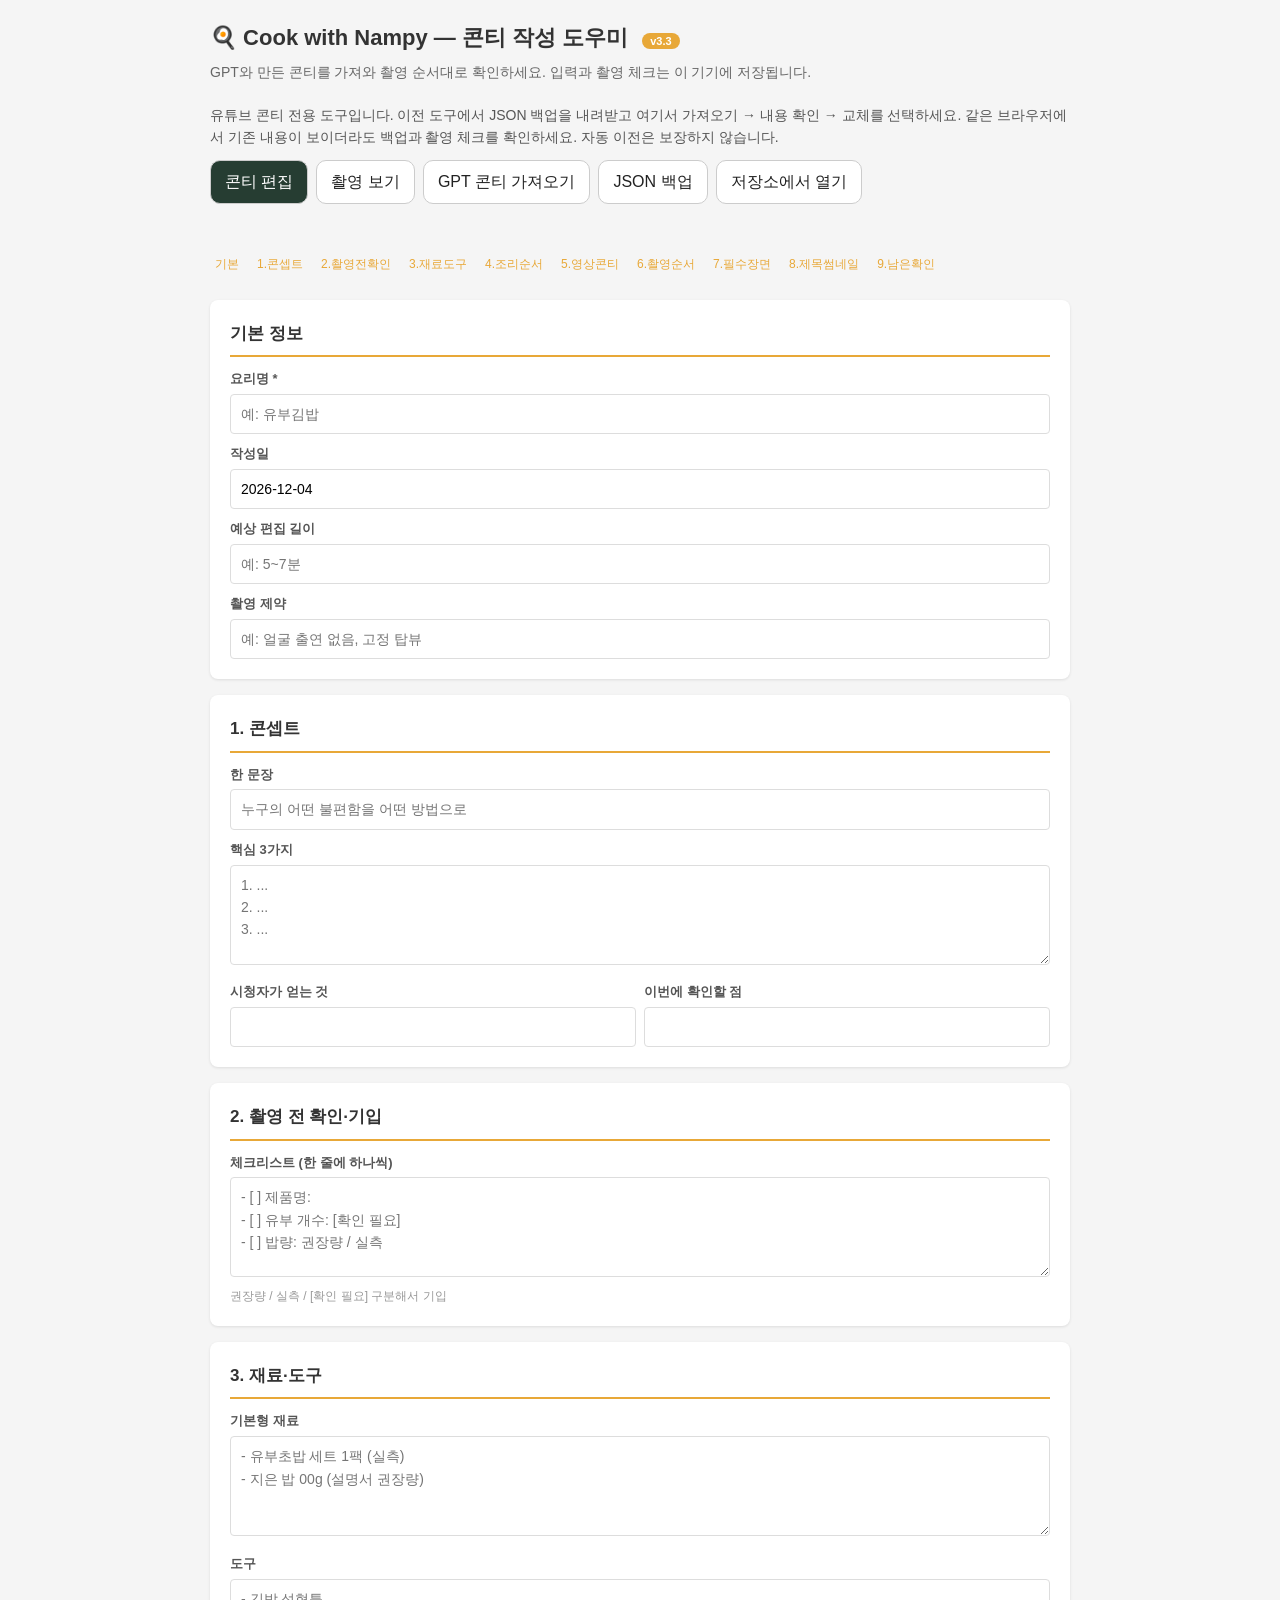
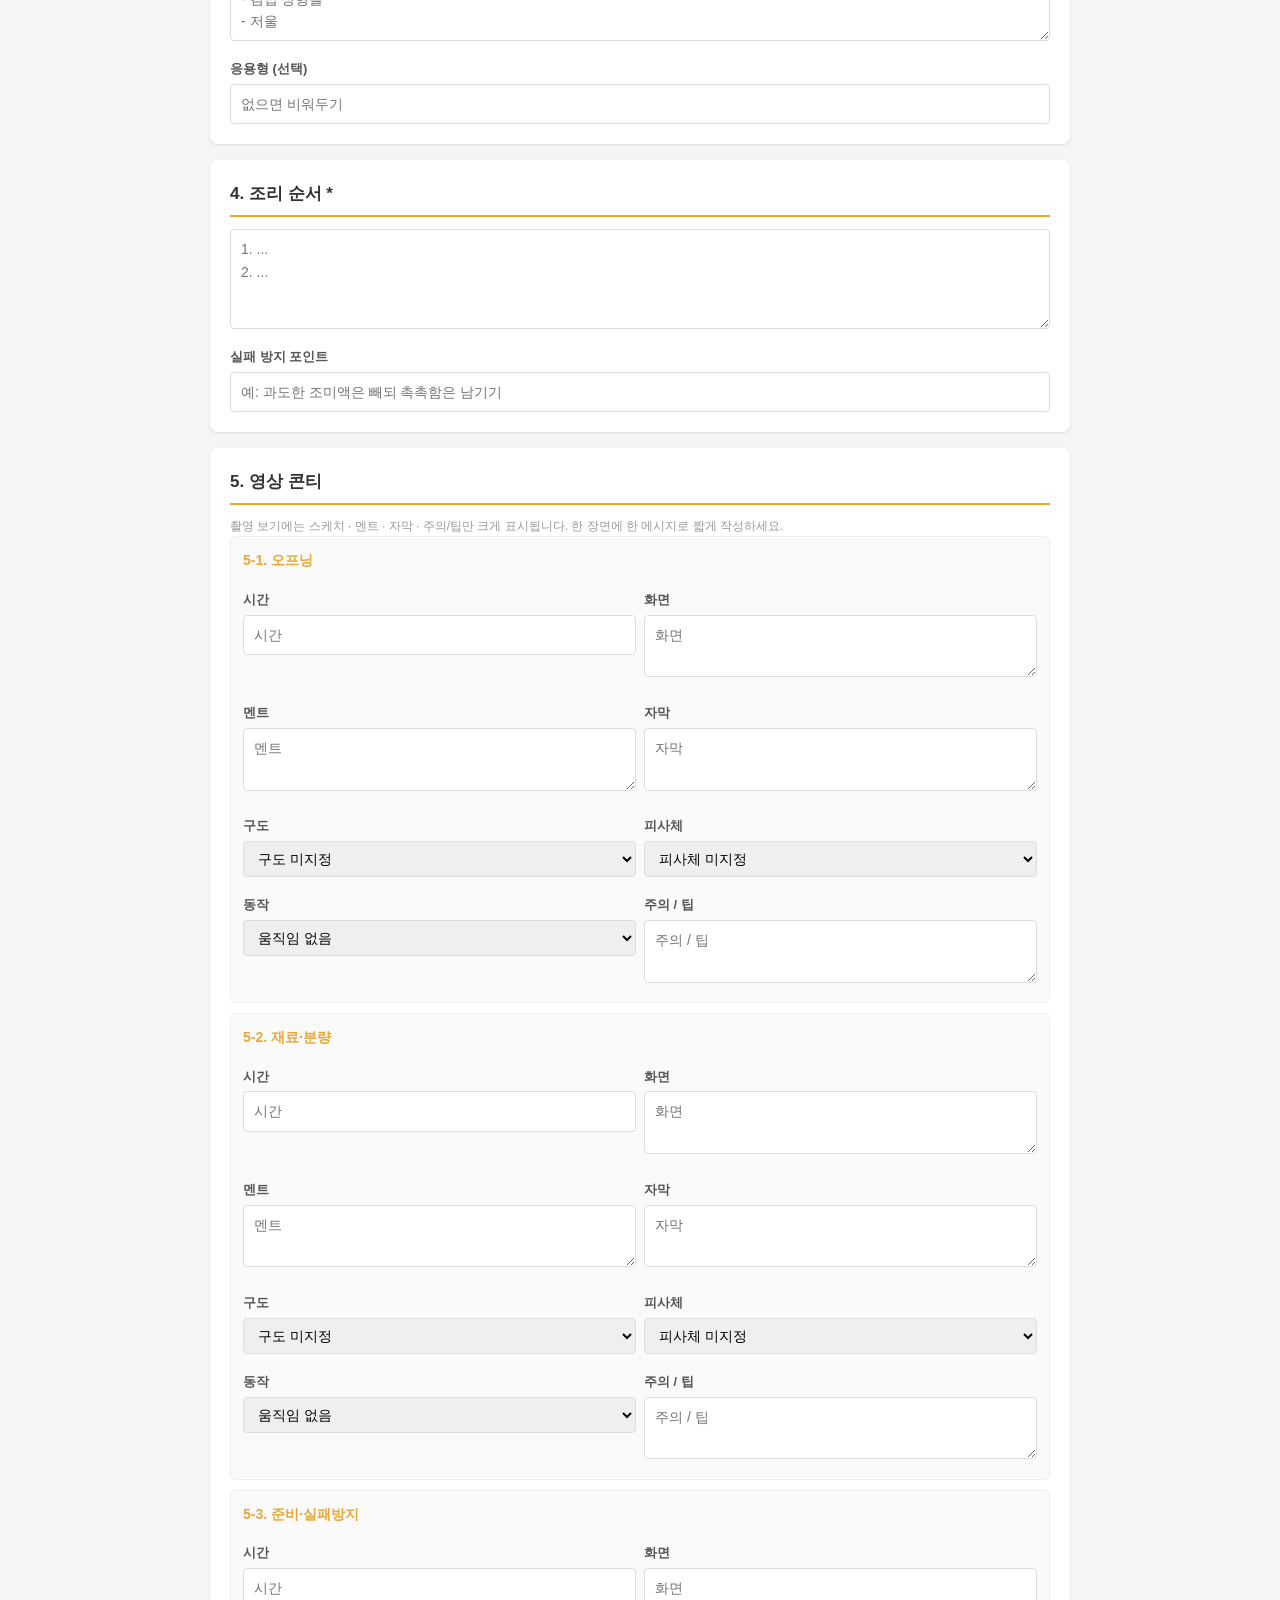
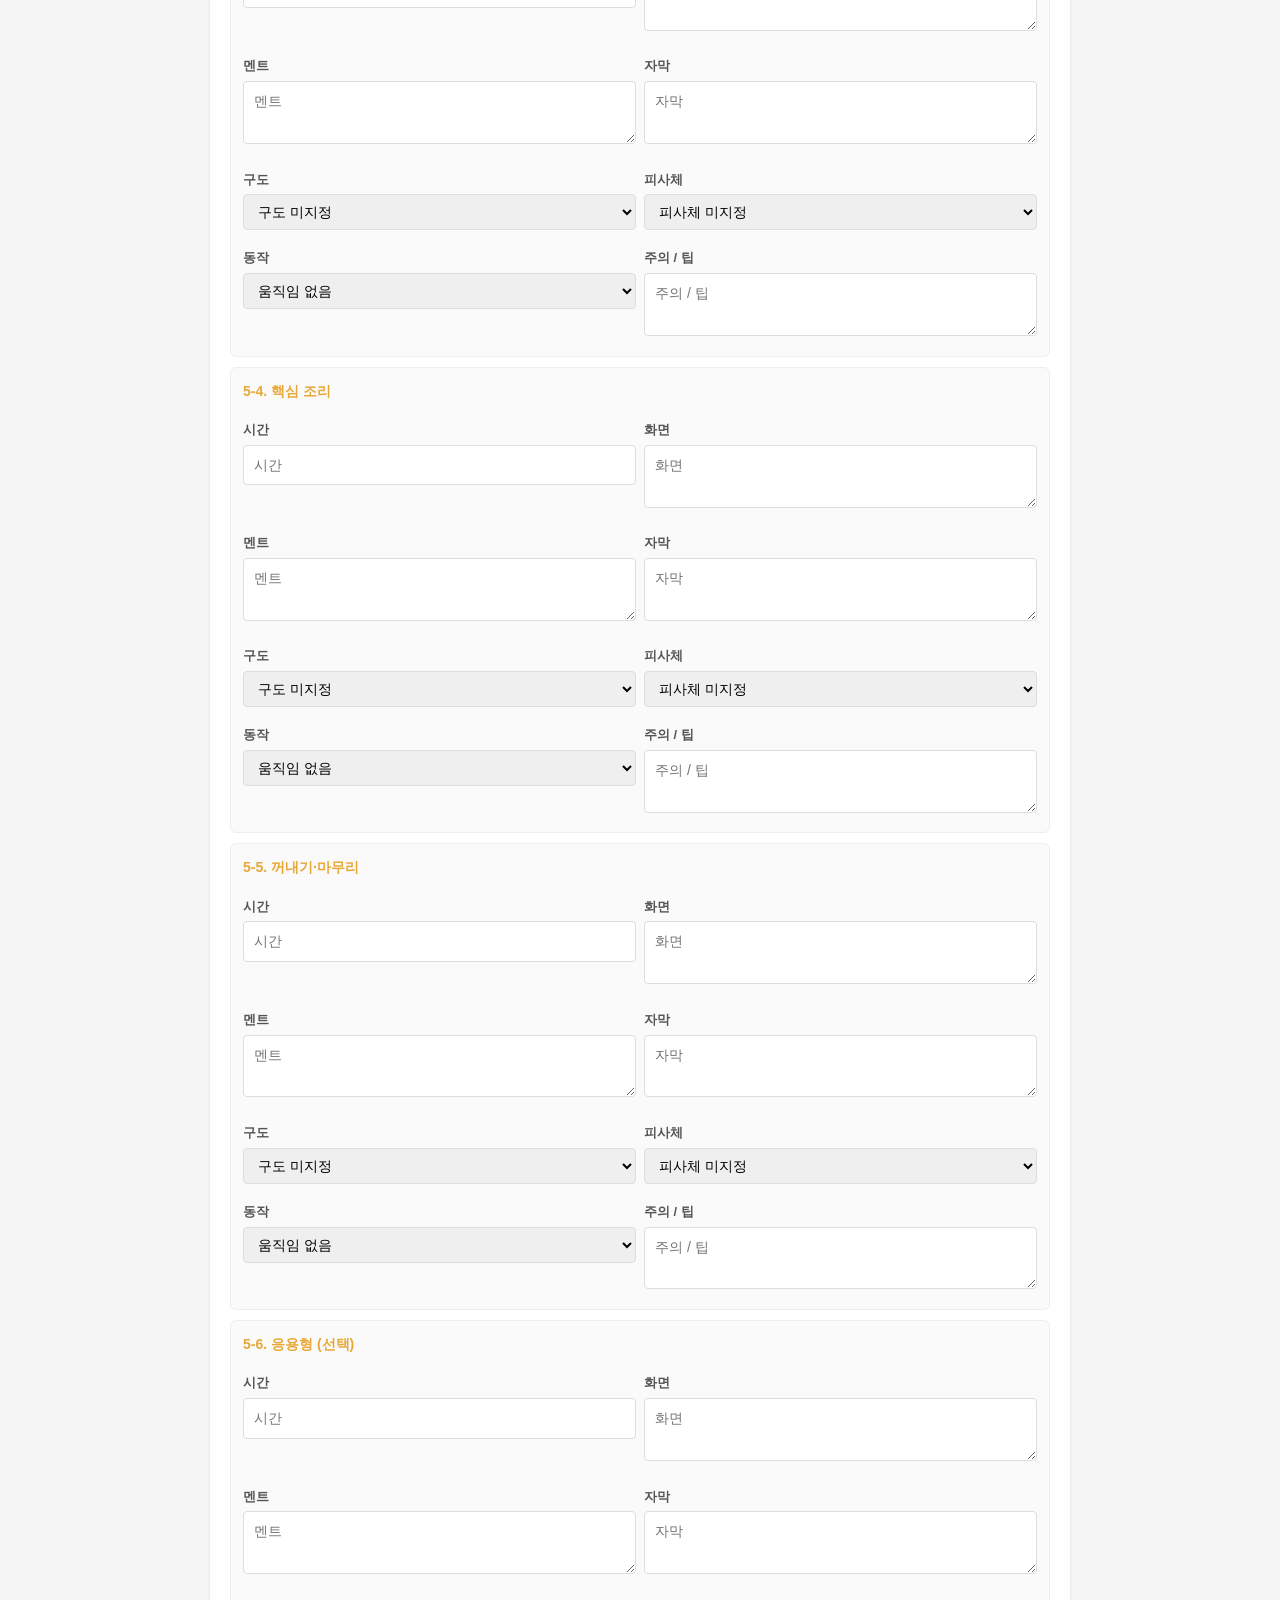
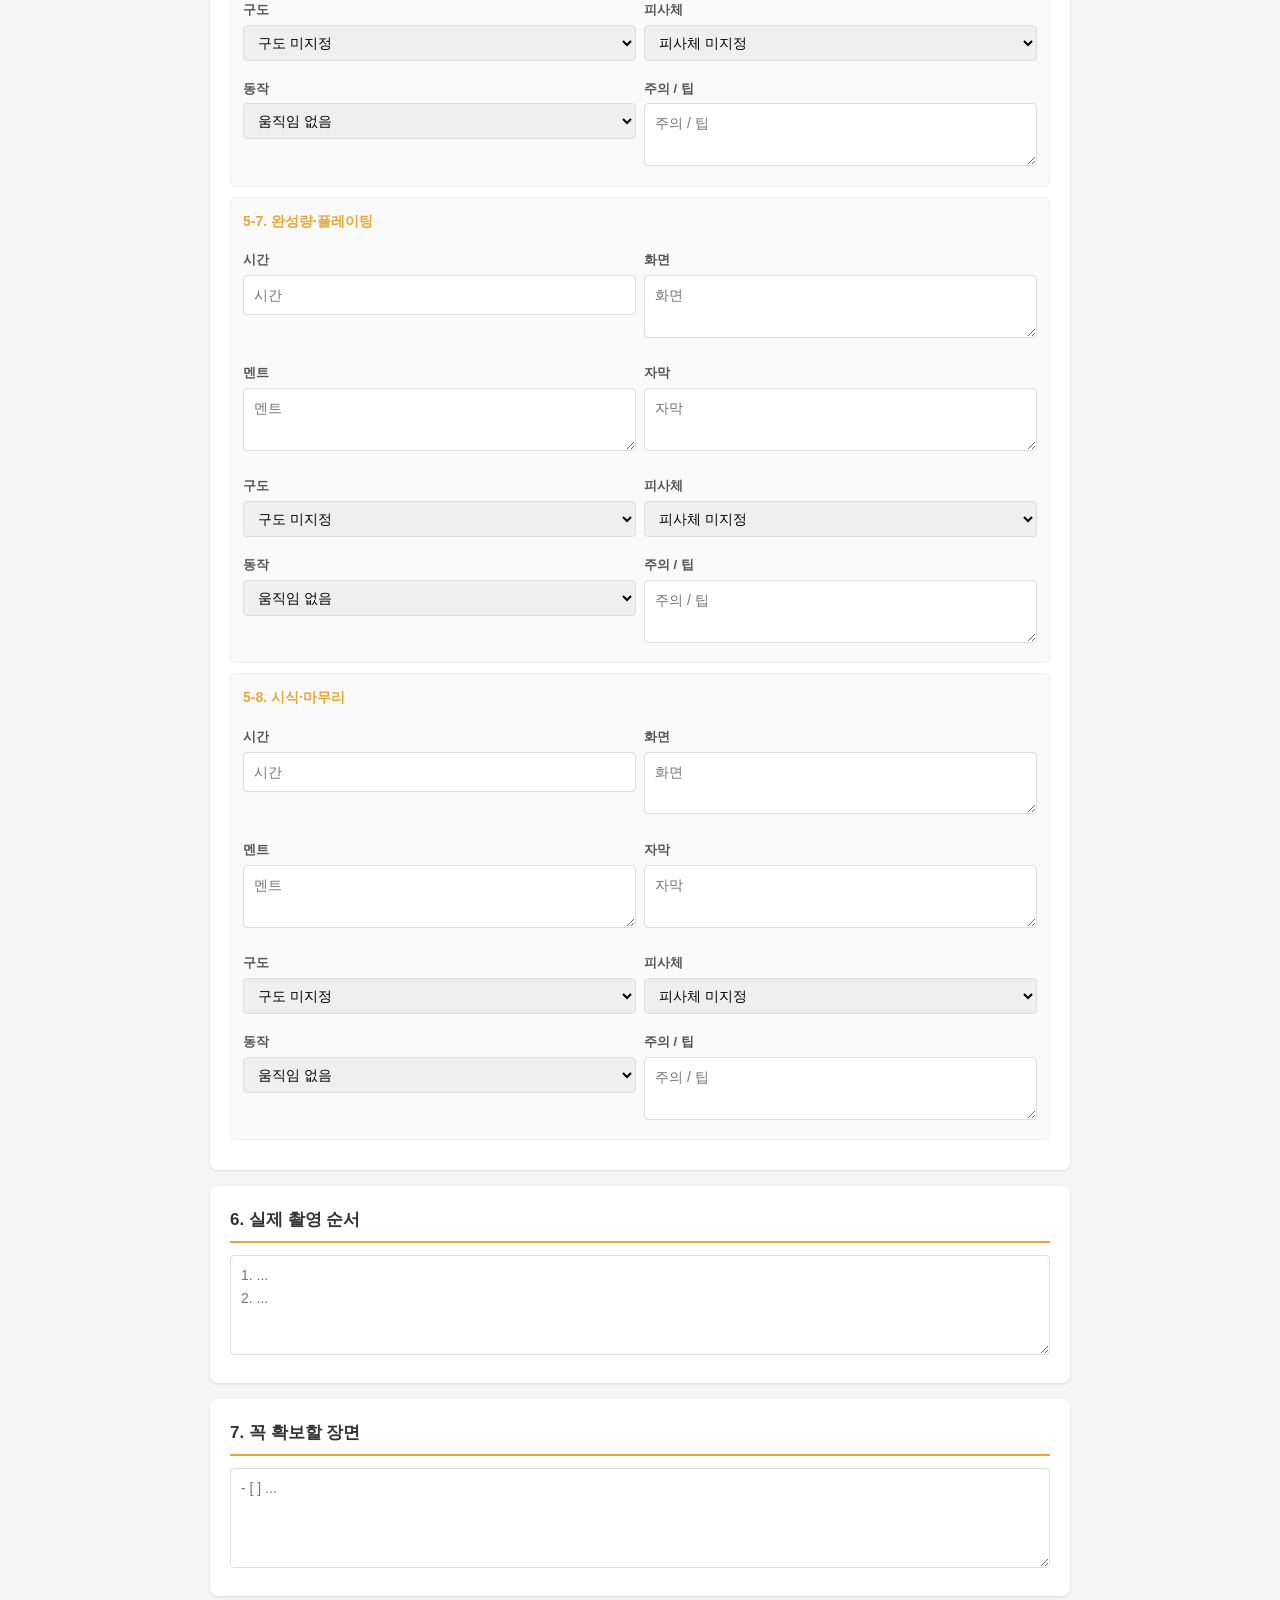
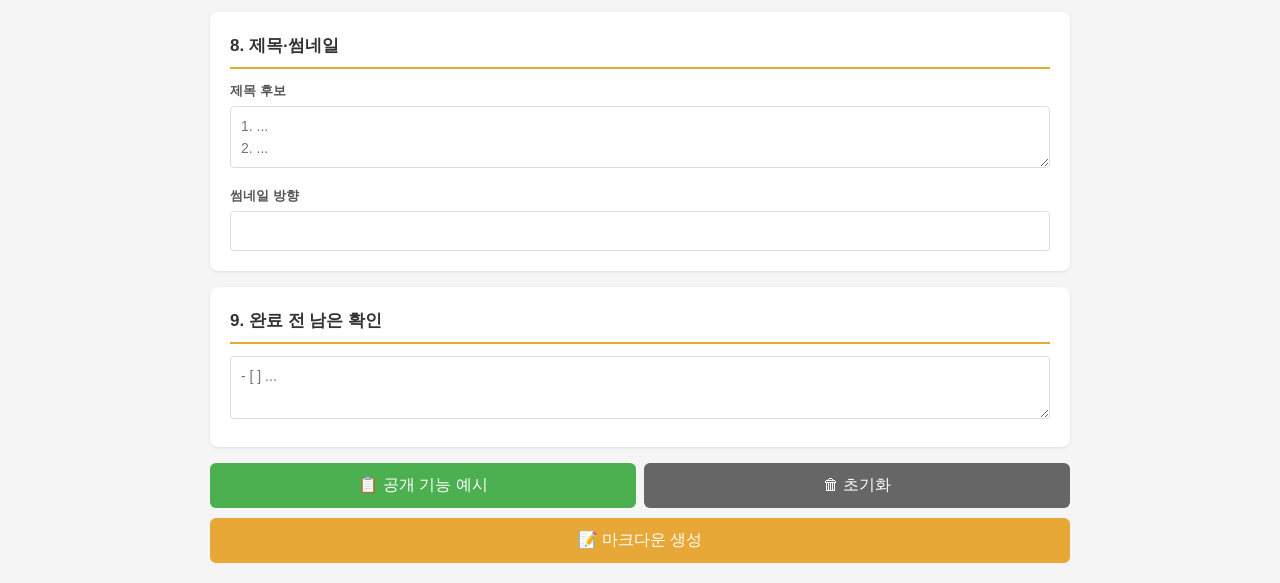
<file: index.html>
<!doctype html><html lang="ko"><head><meta charset="utf-8"><meta name="viewport" content="width=device-width, initial-scale=1"><meta http-equiv="refresh" content="0;url=./cook-conti.html"><title>youtube-tools</title></head><body><a href="./cook-conti.html">도구 열기</a></body></html>
</file>
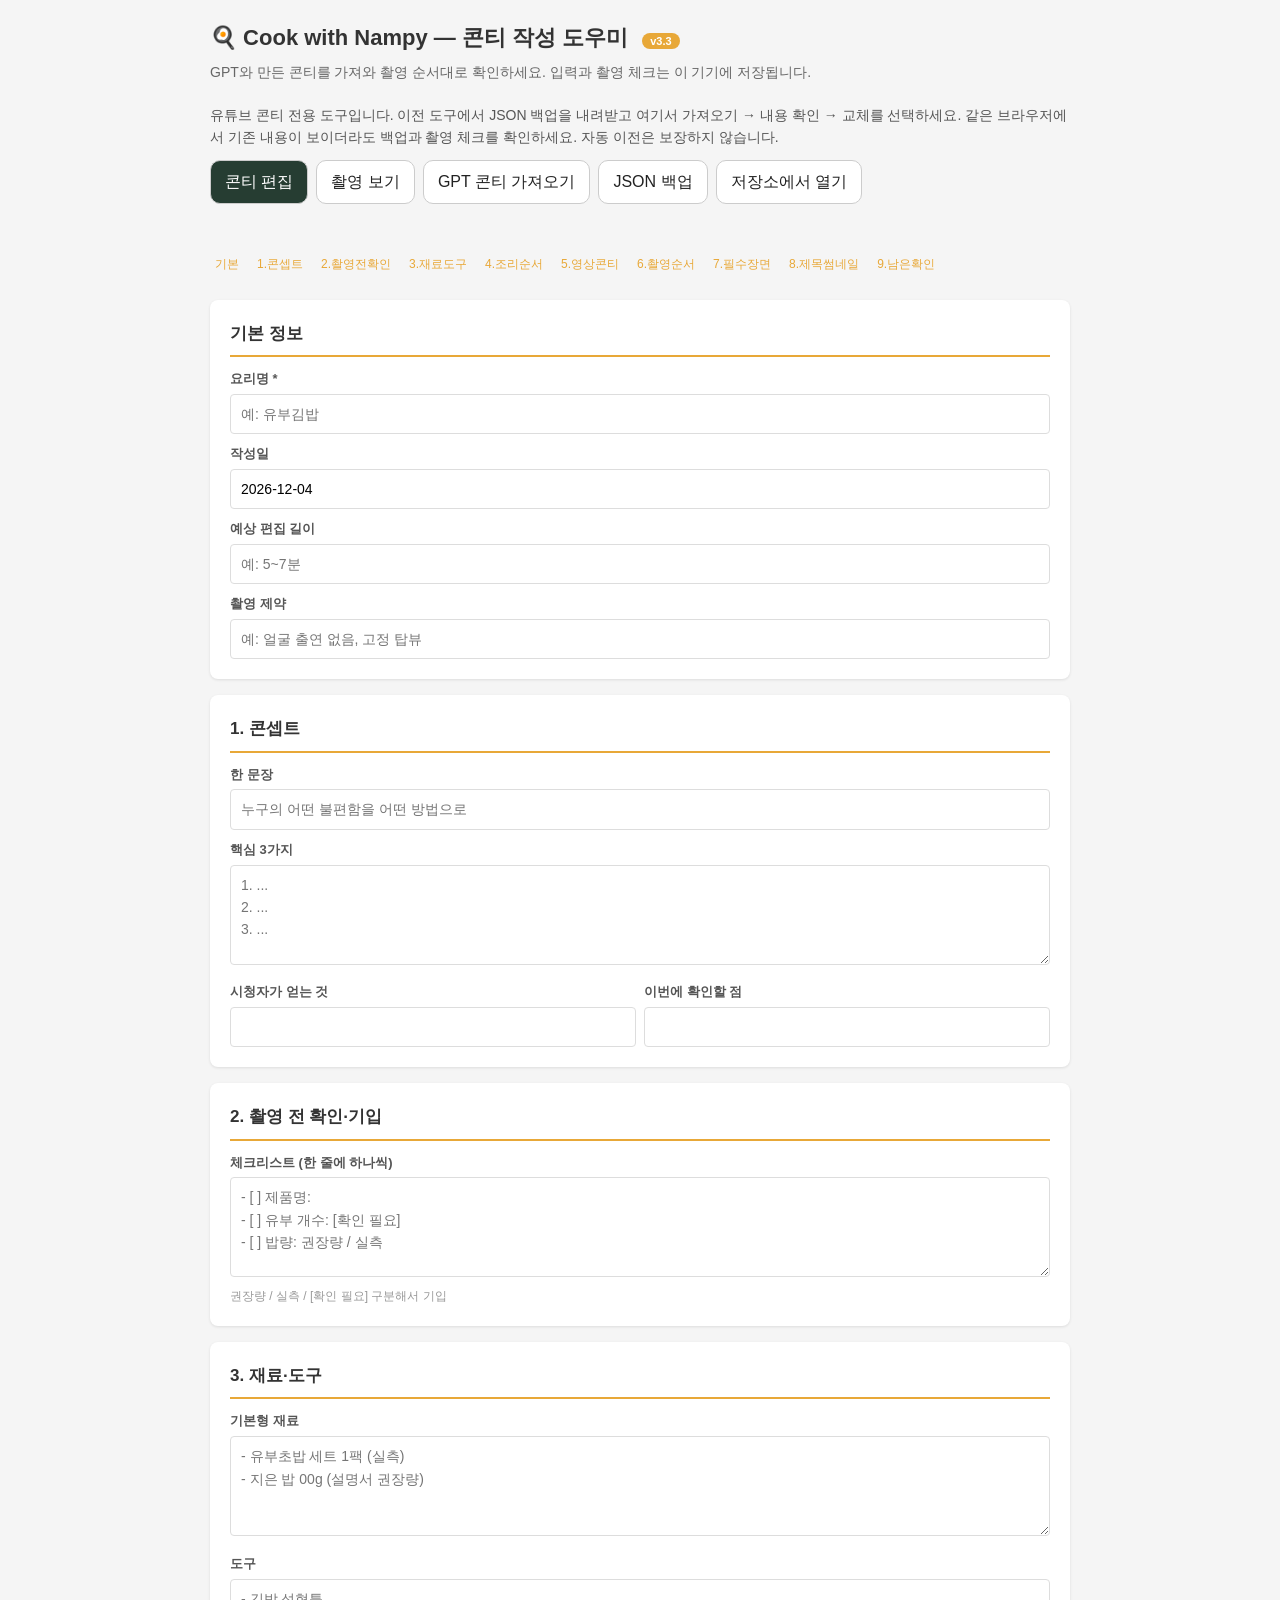
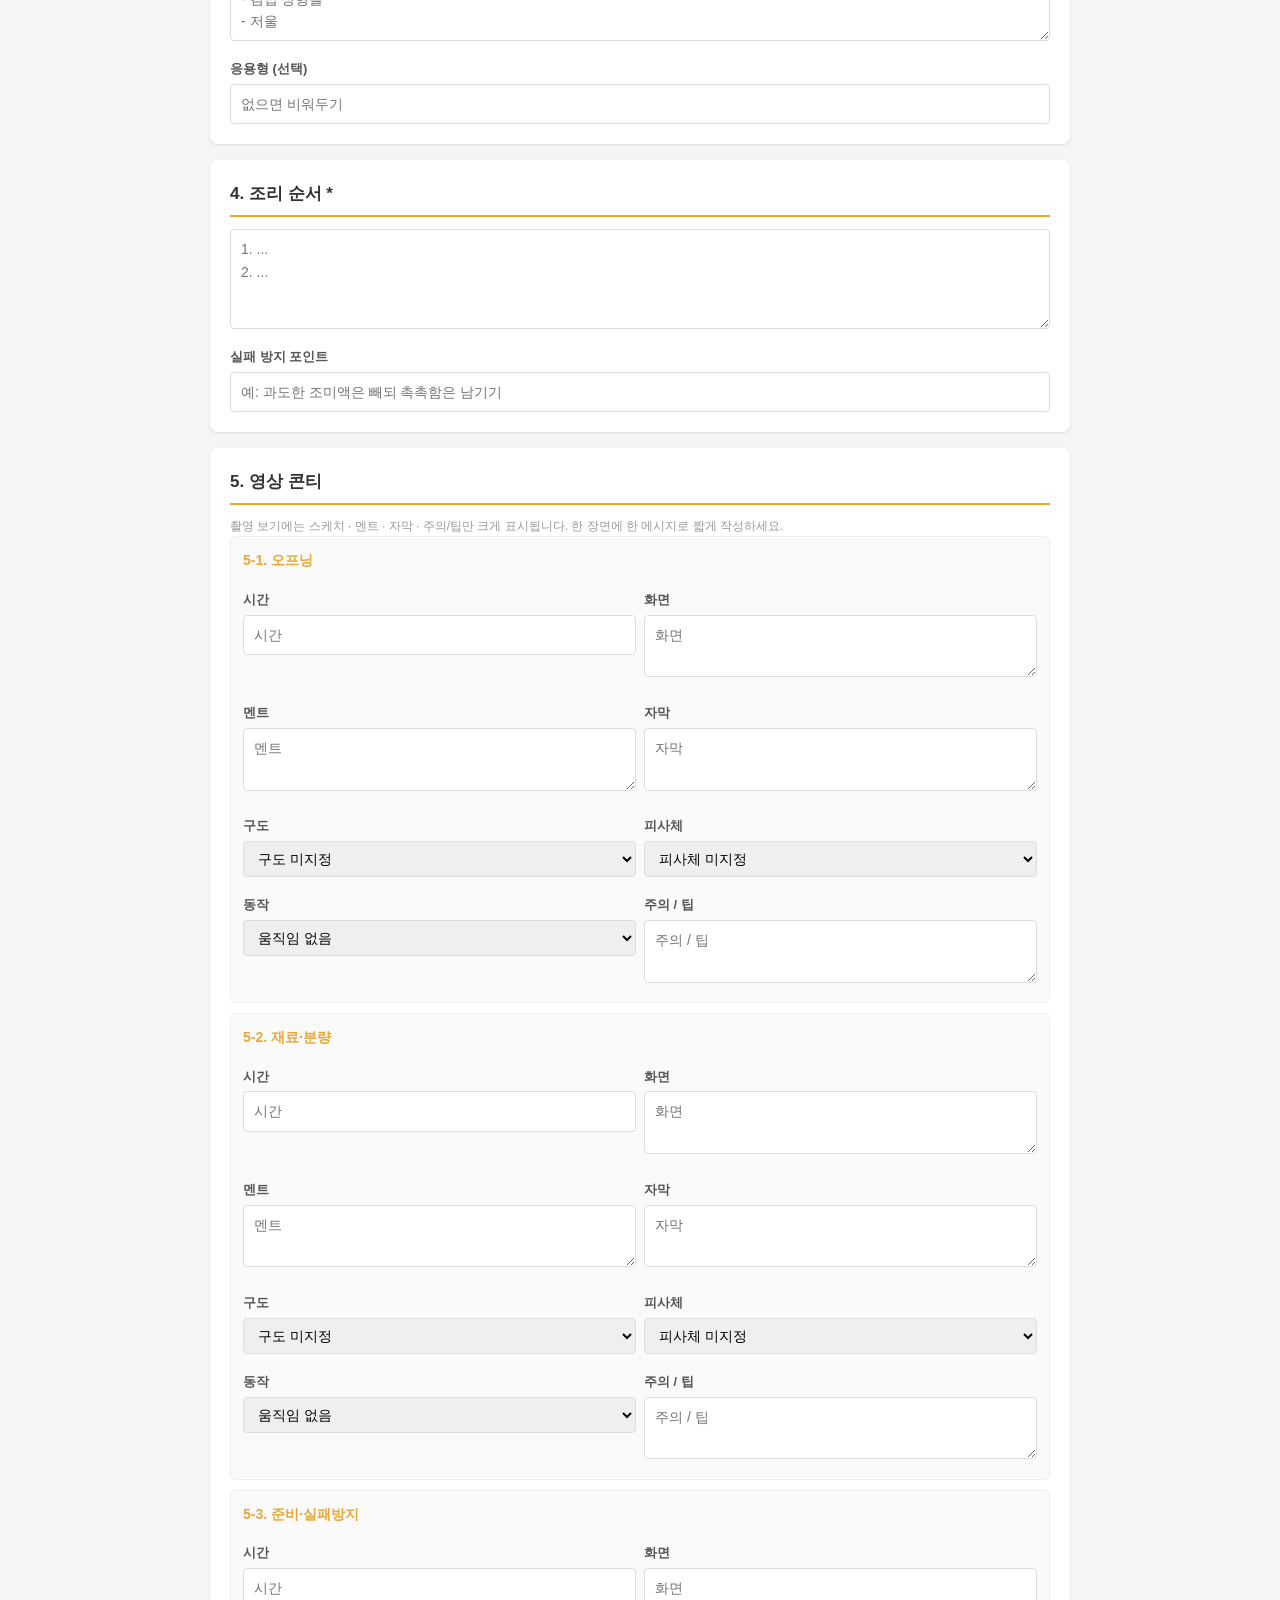
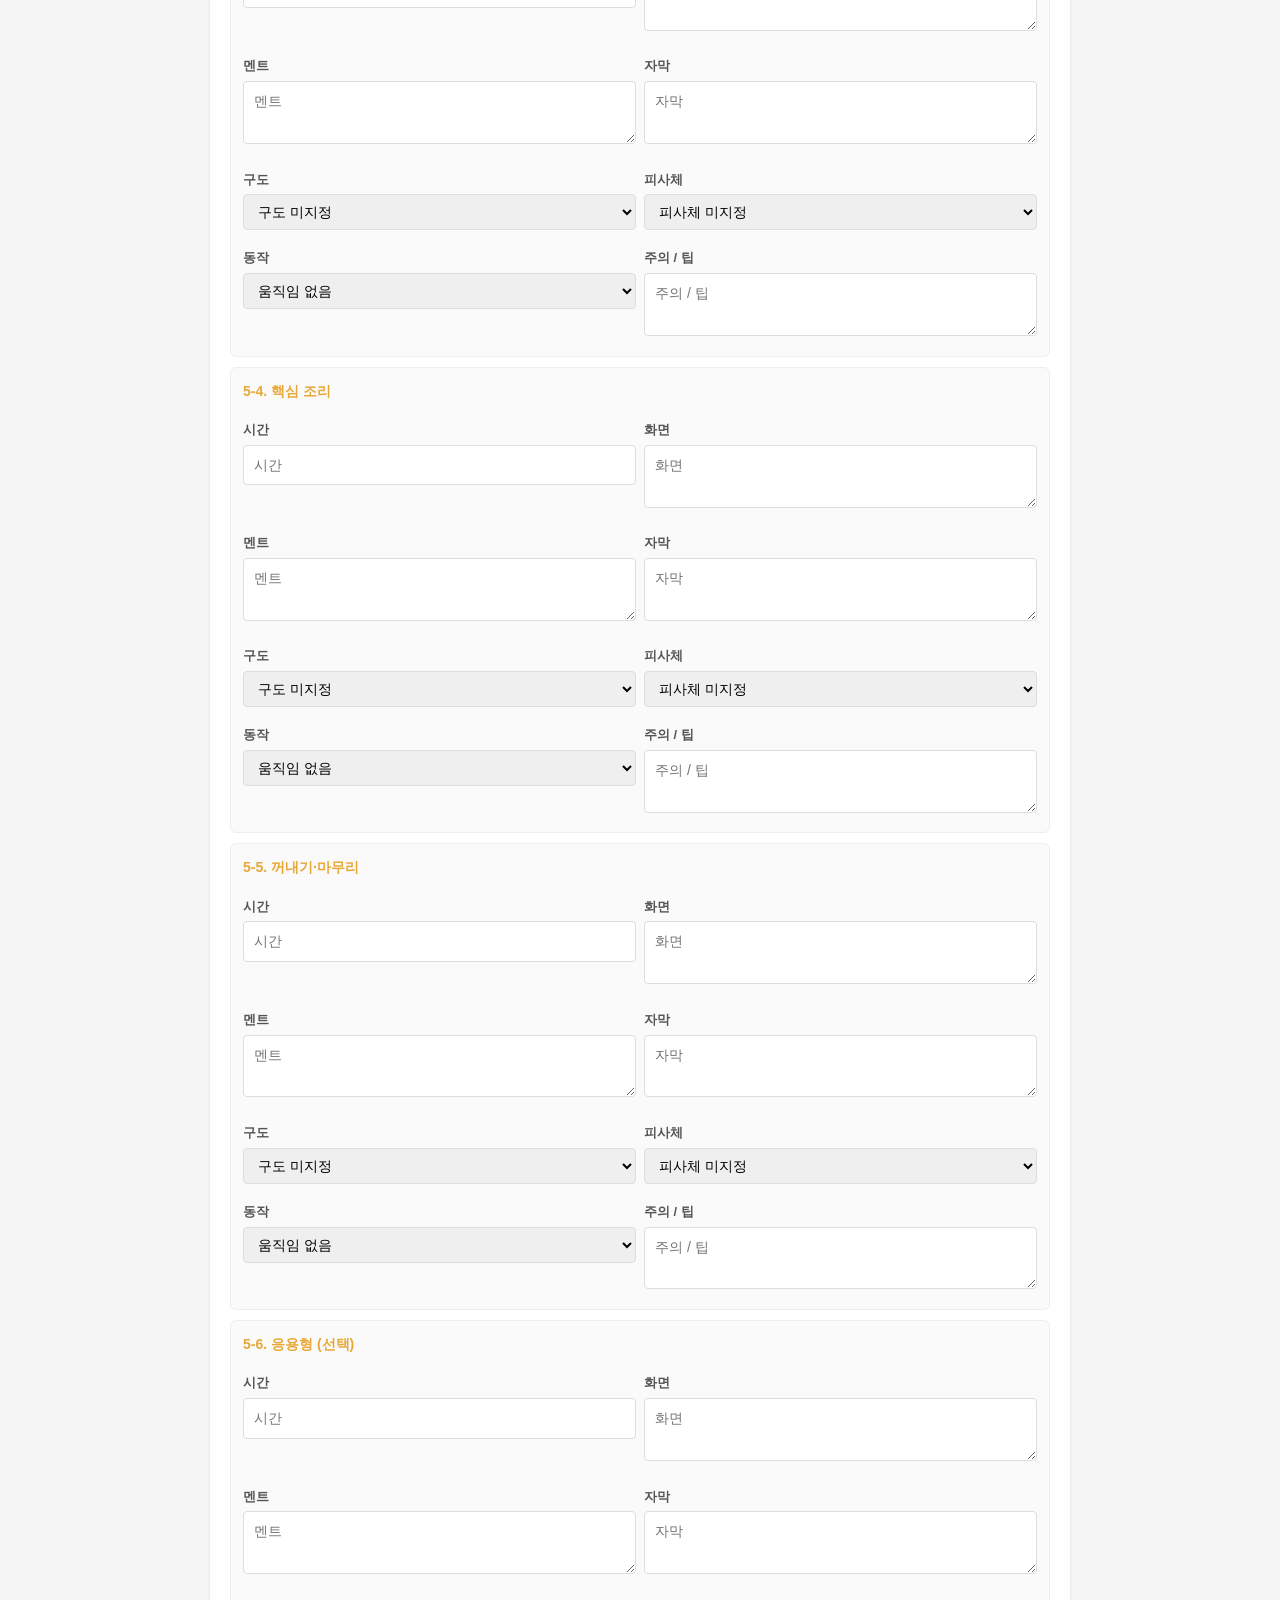
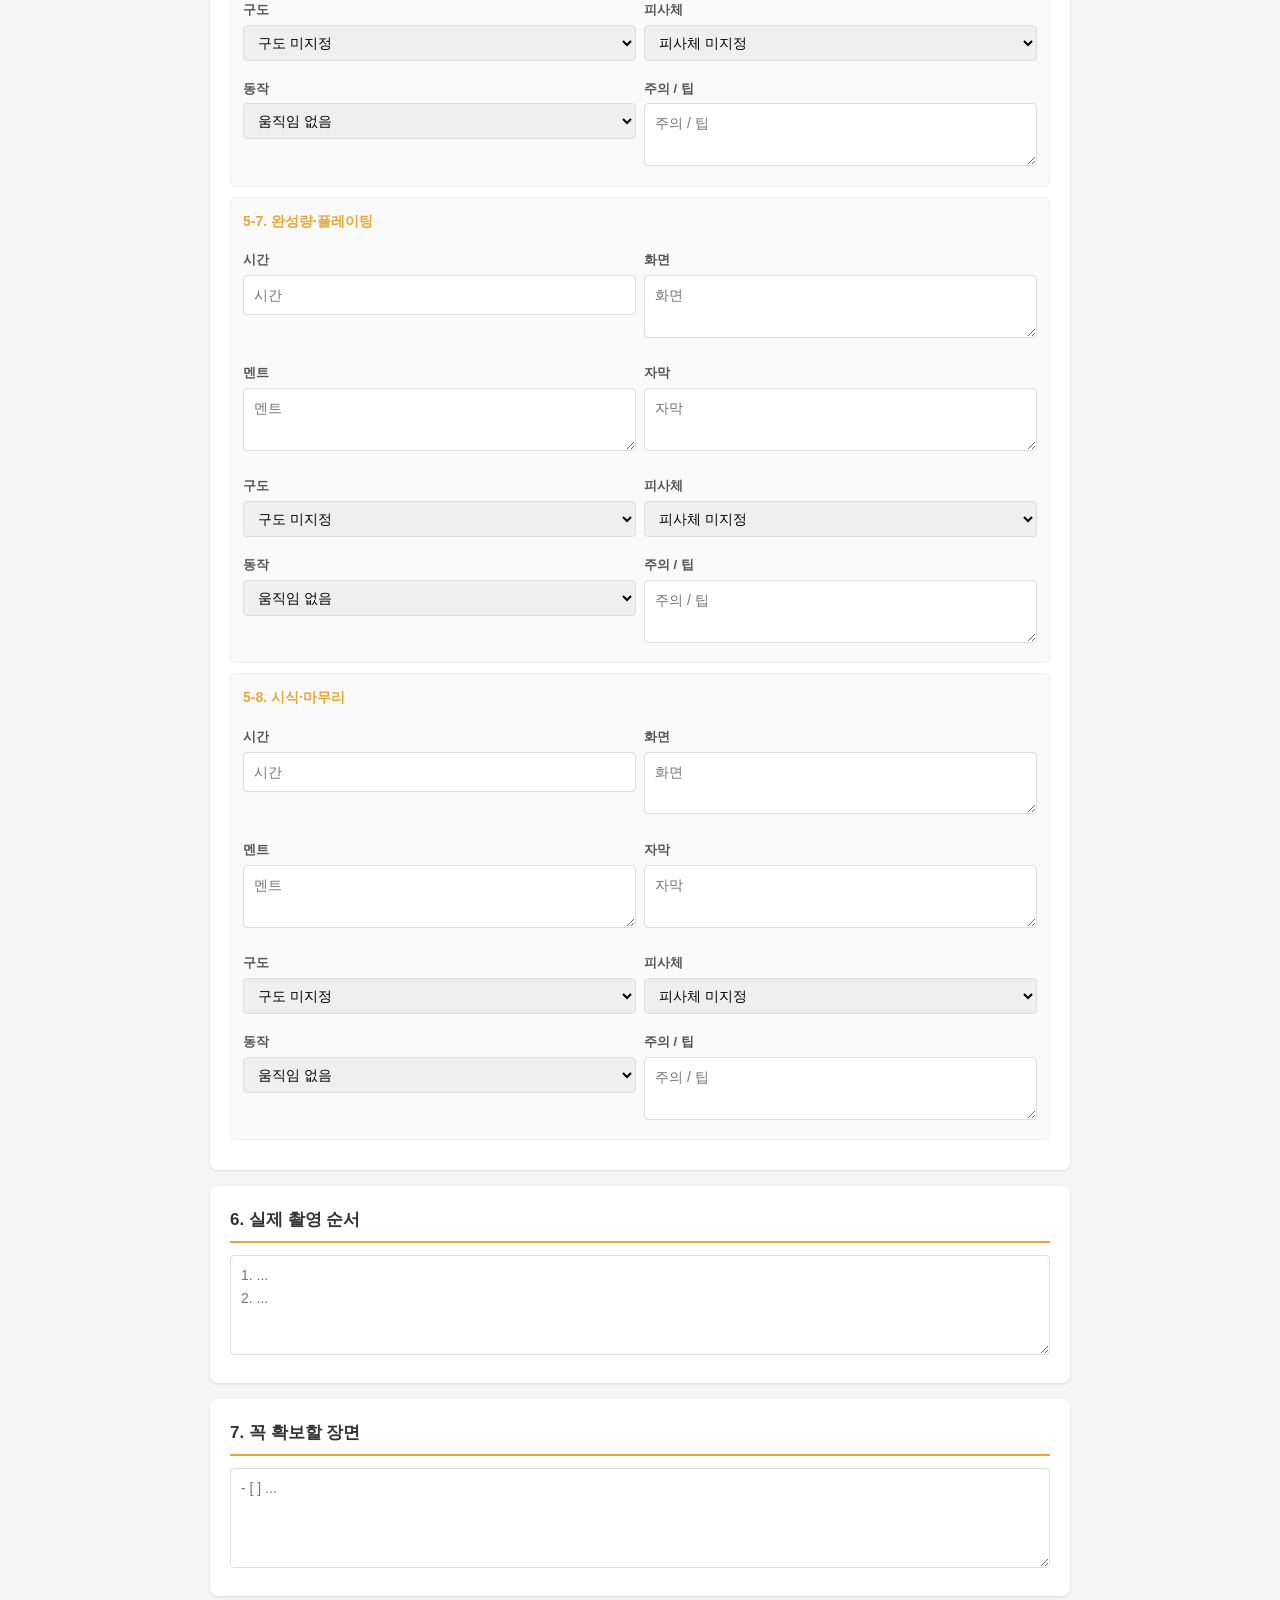
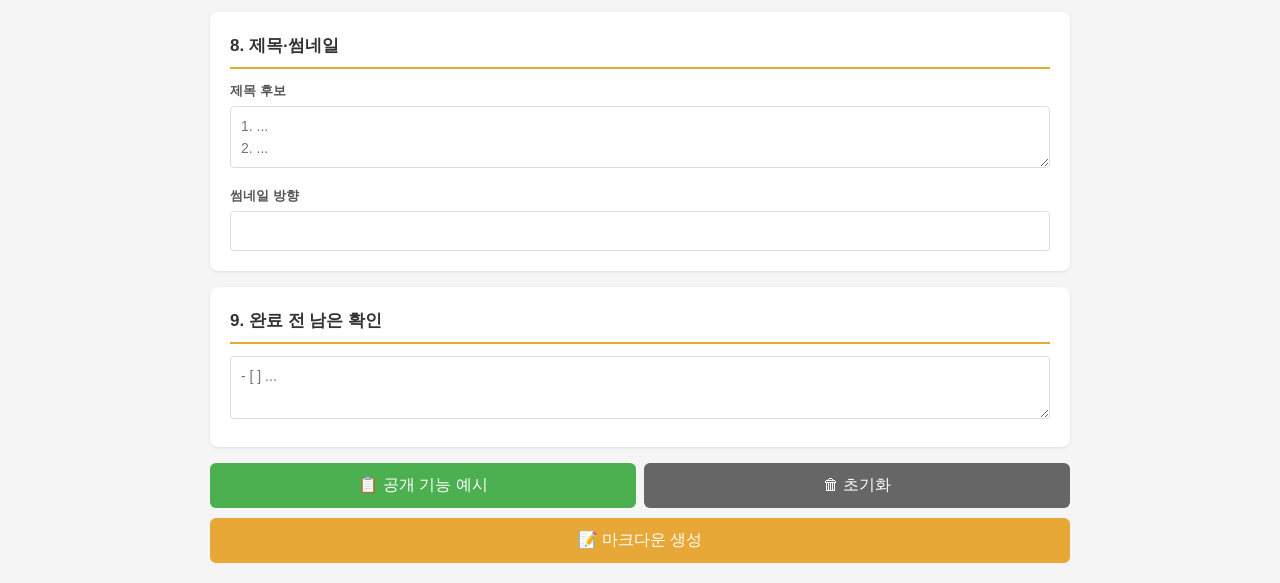
<file: cook-conti.html>
<!DOCTYPE html>
<html lang="ko">
<head>
<meta charset="utf-8">
<meta http-equiv="Content-Security-Policy" content="default-src 'self'; script-src 'self'; style-src 'self' 'unsafe-inline'; img-src 'self' data: blob:; connect-src 'self' https://api.github.com; object-src 'none'; base-uri 'none'; form-action 'none'">
<meta name="referrer" content="no-referrer">
<meta name="viewport" content="width=device-width, initial-scale=1">
<title>Cook with Nampy — 콘티 작성 도우미</title>
<link rel="stylesheet" href="./assets/conti.css?v=3.3.2">
<style>
*{box-sizing:border-box;margin:0;padding:0}
body{font-family:'맑은 고딕','Malgun Gothic',sans-serif;background:#f5f5f5;color:#333;line-height:1.6}
.container{max-width:900px;margin:0 auto;padding:20px}
h1{font-size:22px;margin-bottom:6px}
.subtitle{color:#666;font-size:14px;margin-bottom:20px}
.card{background:#fff;border-radius:8px;padding:20px;margin-bottom:16px;box-shadow:0 1px 3px rgba(0,0,0,.1)}
.card h2{font-size:17px;margin-bottom:12px;padding-bottom:8px;border-bottom:2px solid #e8a838}
.card h3{font-size:15px;margin:14px 0 8px;color:#555}
label{display:block;font-size:13px;font-weight:bold;margin:10px 0 4px;color:#555}
input[type=text],textarea,select{width:100%;padding:8px 10px;border:1px solid #ddd;border-radius:4px;font-size:14px;font-family:inherit}
textarea{min-height:60px;resize:vertical}
textarea.tall{min-height:100px}
.hint{font-size:12px;color:#999;margin-top:2px}
.seg-box{background:#fafafa;border:1px solid #eee;border-radius:6px;padding:12px;margin-bottom:10px}
.seg-box h4{font-size:14px;margin-bottom:8px;color:#e8a838}
.grid2{display:grid;grid-template-columns:1fr 1fr;gap:8px}
.btn{background:#e8a838;color:#fff;border:none;padding:12px 24px;font-size:16px;border-radius:6px;cursor:pointer;width:100%;margin-top:10px}
.btn:hover{background:#d6962a}
.btn-green{background:#4CAF50}
.btn-gray{background:#666}
.btn-row{display:flex;gap:8px;margin-top:10px}
.btn-row .btn{margin-top:0}
.output{background:#1e1e1e;color:#d4d4d4;border-radius:8px;padding:20px;margin-top:16px;white-space:pre-wrap;font-family:'Consolas','Monaco',monospace;font-size:13px;max-height:600px;overflow-y:auto}
.autosave{font-size:12px;color:#999;text-align:right;margin-bottom:8px}
.warn{background:#fff3cd;border:1px solid #ffc107;border-radius:6px;padding:12px;margin-bottom:16px;font-size:14px;display:none}
.section-nav{position:sticky;top:0;background:#f5f5f5;padding:10px 0;z-index:10;margin-bottom:10px}
.section-nav a{font-size:12px;margin-right:8px;color:#e8a838;text-decoration:none}
.status-tag{font-size:11px;background:#e8a838;color:#fff;padding:2px 8px;border-radius:10px;margin-left:8px}
</style>
</head>
<body>
<div class="container">
<h1>🍳 Cook with Nampy — 콘티 작성 도우미 <span class="status-tag">v3.3</span></h1>
<p class="subtitle">GPT와 만든 콘티를 가져와 촬영 순서대로 확인하세요. 입력과 촬영 체크는 이 기기에 저장됩니다.</p>
<div class="autosave" id="autosaveMsg"></div>

<div class="warn" id="warnBox"></div>

<div id="editor">
<div class="section-nav">
<a href="#s0">기본</a><a href="#s1">1.콘셉트</a><a href="#s2">2.촬영전확인</a><a href="#s3">3.재료도구</a><a href="#s4">4.조리순서</a><a href="#s5">5.영상콘티</a><a href="#s6">6.촬영순서</a><a href="#s7">7.필수장면</a><a href="#s8">8.제목썸네일</a><a href="#s9">9.남은확인</a>
</div>

<div class="card" id="s0">
<h2>기본 정보</h2>
<label>요리명 *</label>
<input type="text" id="dishName" placeholder="예: 유부김밥">
<label>작성일</label>
<input type="text" id="writeDate">
<label>예상 편집 길이</label>
<input type="text" id="editLength" placeholder="예: 5~7분">
<label>촬영 제약</label>
<input type="text" id="constraints" placeholder="예: 얼굴 출연 없음, 고정 탑뷰">
</div>

<div class="card" id="s1">
<h2>1. 콘셉트</h2>
<label>한 문장</label>
<input type="text" id="concept1" placeholder="누구의 어떤 불편함을 어떤 방법으로">
<label>핵심 3가지</label>
<textarea id="concept3" class="tall" placeholder="1. ...&#10;2. ...&#10;3. ..."></textarea>
<div class="grid2">
<div><label>시청자가 얻는 것</label><input type="text" id="viewerGain"></div>
<div><label>이번에 확인할 점</label><input type="text" id="toVerify"></div>
</div>
</div>

<div class="card" id="s2">
<h2>2. 촬영 전 확인·기입</h2>
<label>체크리스트 (한 줄에 하나씩)</label>
<textarea id="checklist" class="tall" placeholder="- [ ] 제품명:&#10;- [ ] 유부 개수: [확인 필요]&#10;- [ ] 밥량: 권장량 / 실측"></textarea>
<p class="hint">권장량 / 실측 / [확인 필요] 구분해서 기입</p>
</div>

<div class="card" id="s3">
<h2>3. 재료·도구</h2>
<label>기본형 재료</label>
<textarea id="ingredients" class="tall" placeholder="- 유부초밥 세트 1팩 (실측)&#10;- 지은 밥 00g (설명서 권장량)"></textarea>
<label>도구</label>
<textarea id="tools" placeholder="- 김밥 성형틀&#10;- 저울"></textarea>
<label>응용형 (선택)</label>
<input type="text" id="variation" placeholder="없으면 비워두기">
</div>

<div class="card" id="s4">
<h2>4. 조리 순서 *</h2>
<textarea id="cookSteps" class="tall" placeholder="1. ...&#10;2. ..."></textarea>
<label>실패 방지 포인트</label>
<input type="text" id="failPoint" placeholder="예: 과도한 조미액은 빼되 촉촉함은 남기기">
</div>

<div class="card" id="s5">
<h2>5. 영상 콘티</h2>
<p class="hint">촬영 보기에는 스케치 · 멘트 · 자막 · 주의/팁만 크게 표시됩니다. 한 장면에 한 메시지로 짧게 작성하세요.</p>
<div id="segments"></div>
</div>

<div class="card" id="s6">
<h2>6. 실제 촬영 순서</h2>
<textarea id="shootOrder" class="tall" placeholder="1. ...&#10;2. ..."></textarea>
</div>

<div class="card" id="s7">
<h2>7. 꼭 확보할 장면</h2>
<textarea id="mustShots" class="tall" placeholder="- [ ] ..."></textarea>
</div>

<div class="card" id="s8">
<h2>8. 제목·썸네일</h2>
<label>제목 후보</label>
<textarea id="titles" placeholder="1. ...&#10;2. ..."></textarea>
<label>썸네일 방향</label>
<input type="text" id="thumbnail">
</div>

<div class="card" id="s9">
<h2>9. 완료 전 남은 확인</h2>
<textarea id="remaining" placeholder="- [ ] ..."></textarea>
</div>

<div class="btn-row">
<button class="btn btn-green" id="loadExample">📋 공개 기능 예시</button>
<button class="btn btn-gray" id="clearAll">🗑 초기화</button>
</div>
<button class="btn" id="generate">📝 마크다운 생성</button>
<div class="btn-row" id="afterGen" style="display:none">
<button class="btn btn-green" id="copyOutput">📋 복사</button>
<button class="btn btn-gray" id="downloadMd">💾 .md 다운로드</button>
</div>
<div class="output" id="output" style="display:none"></div>
</div>
<section id="shooting" hidden></section>
</div>

<script src="./assets/editor.js?v=3.2.1"></script>
<script src="./assets/sketch.js?v=3.1.1"></script>
<script src="./assets/conti.js?v=3.1.1"></script>
<script src="./assets/github.js?v=3.3.2"></script>
</body>
</html>
</file>
<file: assets/conti.css>
:root{--conti-accent:#965800}html{scroll-padding-top:120px}body{font-family:-apple-system,BlinkMacSystemFont,'맑은 고딕',sans-serif}.container{padding:16px 16px 100px}.status-tag{background:var(--conti-accent)}.section-nav a{color:var(--conti-accent);display:inline-block;padding:5px}.conti-toolbar{display:flex;flex-wrap:wrap;gap:8px;padding:12px 0;position:sticky;top:0;background:#f5f5f5;z-index:20}.conti-toolbar button,.shoot-controls button,.conti-import button{min-height:44px;padding:10px 14px;border:1px solid #ccc;border-radius:10px;background:white;color:#222;font-size:16px}.conti-toolbar button[aria-pressed=true]{background:#263d32;color:white}.section-nav{position:static}input[type=text],textarea{font-size:16px;line-height:1.6}textarea{min-height:100px}.shoot-card{padding:20px;background:#fff;border-radius:14px;margin:14px 0;border:1px solid #ddd}.shoot-card h2{font-size:24px}.shoot-card h3{font-size:15px;color:#666;margin:16px 0 4px}.shoot-card p{white-space:pre-wrap;font-size:21px;line-height:1.7;overflow-wrap:anywhere}.shoot-card.done{border:2px solid #287147}.shoot-card.done h2::after{content:' ✓'}.shoot-controls{display:flex;flex-wrap:wrap;gap:8px;margin-top:16px}.shoot-check{display:flex;align-items:flex-start;gap:12px;padding:12px 0;color:#222;font-size:18px;white-space:pre-wrap}.shoot-check input{width:24px;height:24px;flex-shrink:0;margin-top:3px}.shoot-check:has(input:checked){color:#657069;text-decoration:line-through}.shoot-progress{font-size:18px;padding:14px;background:#e7eee9;border-radius:12px}.conti-import{background:white;padding:16px;border:1px solid #ccc;border-radius:12px;margin-bottom:16px}.conti-import textarea{width:100%;min-height:180px}.conti-note{font-size:14px;color:#555;line-height:1.6}.conti-save{min-height:24px;font-size:14px;color:#344f3c}.shooting-mode .subtitle,.shooting-mode .section-nav{display:none}button{touch-action:manipulation}button:disabled{opacity:.45}button:focus-visible,a:focus-visible,input:focus-visible,textarea:focus-visible{outline:3px solid #1967d2;outline-offset:2px}[hidden]{display:none!important}@media(max-width:600px){.grid2{grid-template-columns:1fr}.btn-row{flex-wrap:wrap}.btn-row .btn{flex:1;min-width:130px}.container h1{font-size:20px}.conti-toolbar{gap:6px}.conti-toolbar button{flex:1;padding:10px 8px}.shoot-card{padding:16px}.shoot-card p{font-size:20px}}
@media(max-width:600px){.conti-toolbar{display:grid;grid-template-columns:1fr 1fr}.conti-toolbar button{min-height:46px;white-space:nowrap;font-size:15px}.shoot-card label{font-weight:500}}
/* Filming view: one scene, four essentials. */
.scene-nav{display:flex;gap:8px;position:sticky;top:66px;z-index:15;background:#f5f5f5;padding:10px 0}.scene-nav button,.scene-nav select{min-height:44px;border:1px solid #ccd3ca;border-radius:10px;background:white;color:#243b2f;font:inherit}.scene-nav button{padding:8px 12px;white-space:nowrap}.scene-nav select{flex:1;width:0;font-size:15px;font-weight:600}.shooting-mode .container>h1,.shooting-mode .autosave,.shooting-mode .migration-note,.shooting-mode #import-mode,.shooting-mode #backup-conti{display:none}.shooting-mode .conti-toolbar{display:flex;padding:8px 0}.shooting-mode .conti-toolbar button{flex:1;min-height:44px}.shooting-mode .conti-save{font-size:12px;min-height:0}.shooting-mode #shooting>h1{font-size:21px;margin:12px 0 4px}.shoot-progress{background:transparent;padding:0;color:#617267;font-size:14px}.scene-card{margin-top:0;padding:16px 18px;border-radius:16px}.scene-card h2{font-size:18px;margin:0 0 12px;color:#365441}.story-frame{margin:0}.story-frame svg{display:block;width:100%;height:auto;max-height:235px}.story-frame figcaption{font-size:14px;line-height:1.5;color:#5c695f;padding:8px 0;white-space:pre-wrap;overflow-wrap:anywhere}.scene-copy h3{font-size:11px;letter-spacing:.08em;margin:13px 0 4px;color:#66726a}.scene-copy p{font-size:22px;line-height:1.5;font-weight:600;margin:0}.scene-copy .shot-subtitle p{font-size:18px;display:inline-block;background:#263f32;color:#fff;border-radius:6px;padding:6px 10px}.scene-copy .shot-notes{border-left:3px solid #bb713b;padding-left:10px}.scene-copy .shot-notes p{font-size:15px;font-weight:400;color:#78512d}.scene-card>.shoot-check{border-top:1px solid #e7eae3;margin-top:16px;font-size:16px;padding-bottom:6px}.scene-reorder summary,.shoot-reference>summary{cursor:pointer;font-size:13px;color:#67756a;padding:10px 0}.shoot-reference{margin-top:12px}.shoot-reference .shoot-card p{font-size:17px}.scene-card.done{background:#f5f8f3}.scene-card.done .scene-copy{text-decoration:none}select{font-family:inherit}button,input,textarea,select{font-family:inherit}@media(min-width:800px){.scene-card{display:grid;grid-template-columns:1fr 1fr;gap:0 24px}.scene-card>h2,.scene-card>.shoot-check,.scene-card>.scene-reorder{grid-column:1/-1}.story-frame svg{max-height:300px}.scene-copy h3:first-child{margin-top:0}}@media(max-width:420px){.scene-nav{top:60px}.scene-nav button{padding:8px}.scene-card{padding:14px}.scene-copy p{font-size:21px}.story-frame svg{max-height:190px}}

/* Uploaded storyboard sheets are displayed in full without cropping. */
.story-frame img.storyboard-image{display:block;width:100%;height:auto;max-height:none;object-fit:contain;background:white;border-radius:8px;}
.scene-image-tools{margin:12px 0;font-size:13px;}
.scene-image-tools input{display:block;max-width:100%;margin:10px 0;}
@media(min-width:800px){.scene-card>.story-frame{grid-column:1;grid-row:2}.scene-card>.scene-copy{grid-column:2;grid-row:2}.scene-card>.scene-image-tools{grid-column:1/-1}}

.gh-list{list-style:none;margin-top:8px}.gh-list li{margin:6px 0}.gh-list button{width:100%;text-align:left;padding:10px 12px}
.conti-github input[type=password]{width:100%;padding:8px 10px;border:1px solid #ddd;border-radius:4px;font-size:14px}
.gh-confirm{background:#fff8e6;border:1px solid #e8a838;border-radius:6px;padding:12px;margin:8px 0}.gh-confirm p{font-size:14px;margin-bottom:8px}
</file>
